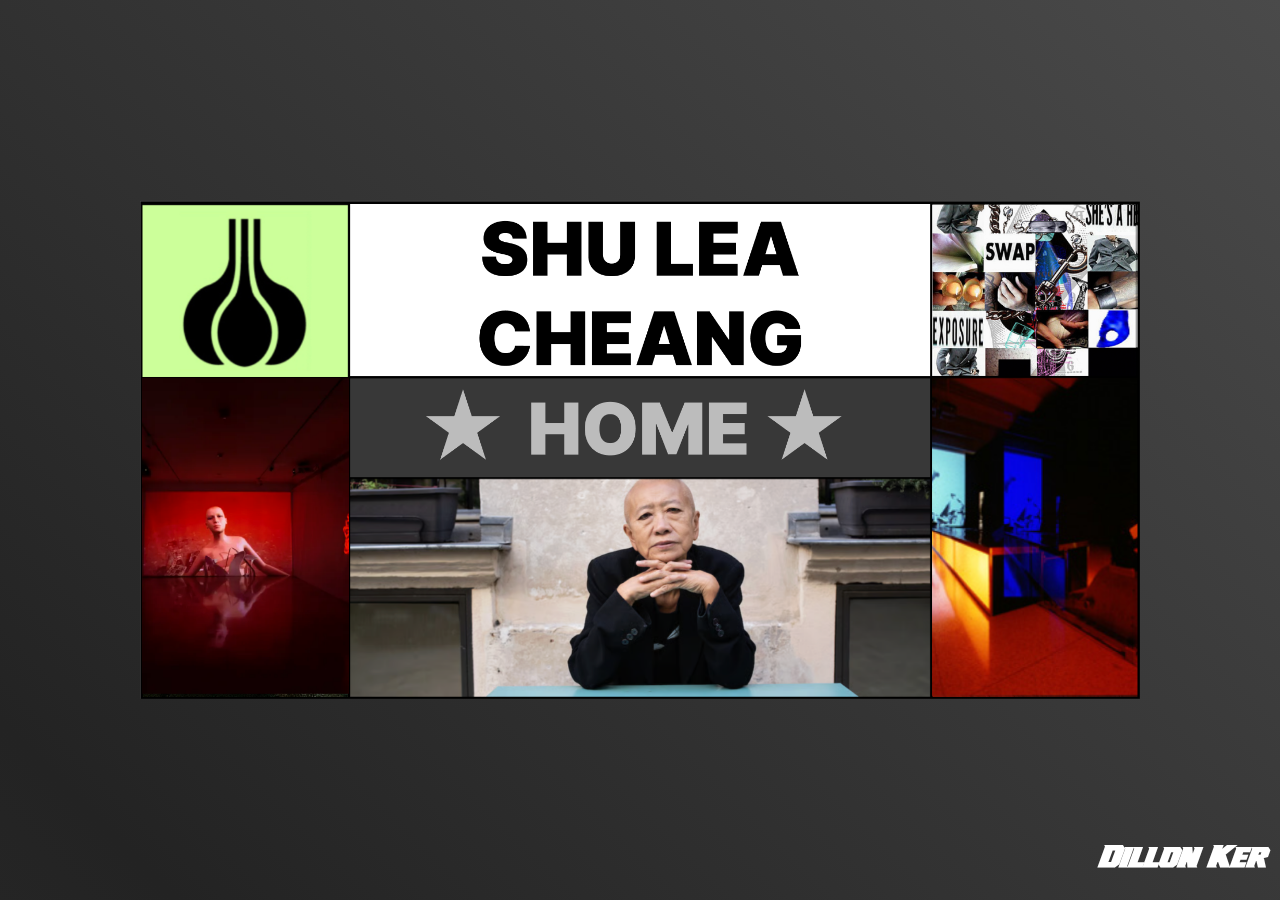
<file: index.html>
<html lang="en">
<head>
    <meta charset="UTF-8">
    <meta name="viewport" content="width=device-width, initial-scale=1.0">
    <title>Document</title>
    <link rel="stylesheet" href="styles.css">
</head>
<body>

<div class="gar"><a href="seamonkey.html"></a></div>    <div class="back">
       
        <div class="gar"><a href="garlic.html"><img src="images/garicon.png" width="207px"></a></div>
        <div class="l2"><a href="https://www.youtube.com/watch?v=9MQdnOED8jQ"><img src="images/vidthumbshu.png" width="207px"></a></div>
       <div class="bran"><a href="brand.html"><img src="images/brandicon.png" height="173px"></a></div>
       <div class="bowl"><a href="bowl.html"><img src="images/longside.png" height="318px"></a></div>
       <div class="port"><a href="bio.html"><img src="images/port.png" height="218px"></a></div>
       <img class="crazy" src="images/crazy.gif" alt="crazy gif">
       <img src="images/layout-test copy.png" width="1000px">
   </div>
   <script>
   (function() {
       var container = document.querySelector('.back');
       var crazy = document.querySelector('.crazy');
       if (!container || !crazy) return;

      function showCrazyAtRandomPosition() {
          var gifWidth = crazy.clientWidth || 260;
          var gifHeight = crazy.clientHeight || 260;
          var maxLeft = Math.max(0, container.clientWidth - gifWidth);
          var maxTop = Math.max(0, container.clientHeight - gifHeight);
          var left = Math.floor(Math.random() * (maxLeft + 1));
          var top = Math.floor(Math.random() * (maxTop + 1));

          // pick a random gif and force restart of animation
          var sources = ['images/crazy.gif', 'images/bowl.gif'];
          var chosen = sources[Math.random() < 0.5 ? 0 : 1];
          crazy.src = chosen + '?t=' + Date.now();

          crazy.style.left = left + 'px';
          crazy.style.top = top + 'px';
          crazy.style.display = 'block';
      }

       function hideCrazy() {
           crazy.style.display = 'none';
       }

      var imgs = document.querySelectorAll('img:not(.crazy)');
      imgs.forEach(function(img){
          img.addEventListener('mouseenter', showCrazyAtRandomPosition);
          img.addEventListener('mouseleave', hideCrazy);
      });
   })();
   </script>

   <div class="name"><h1>Dillon Ker</h1></div>
</body>
</html>
</file>
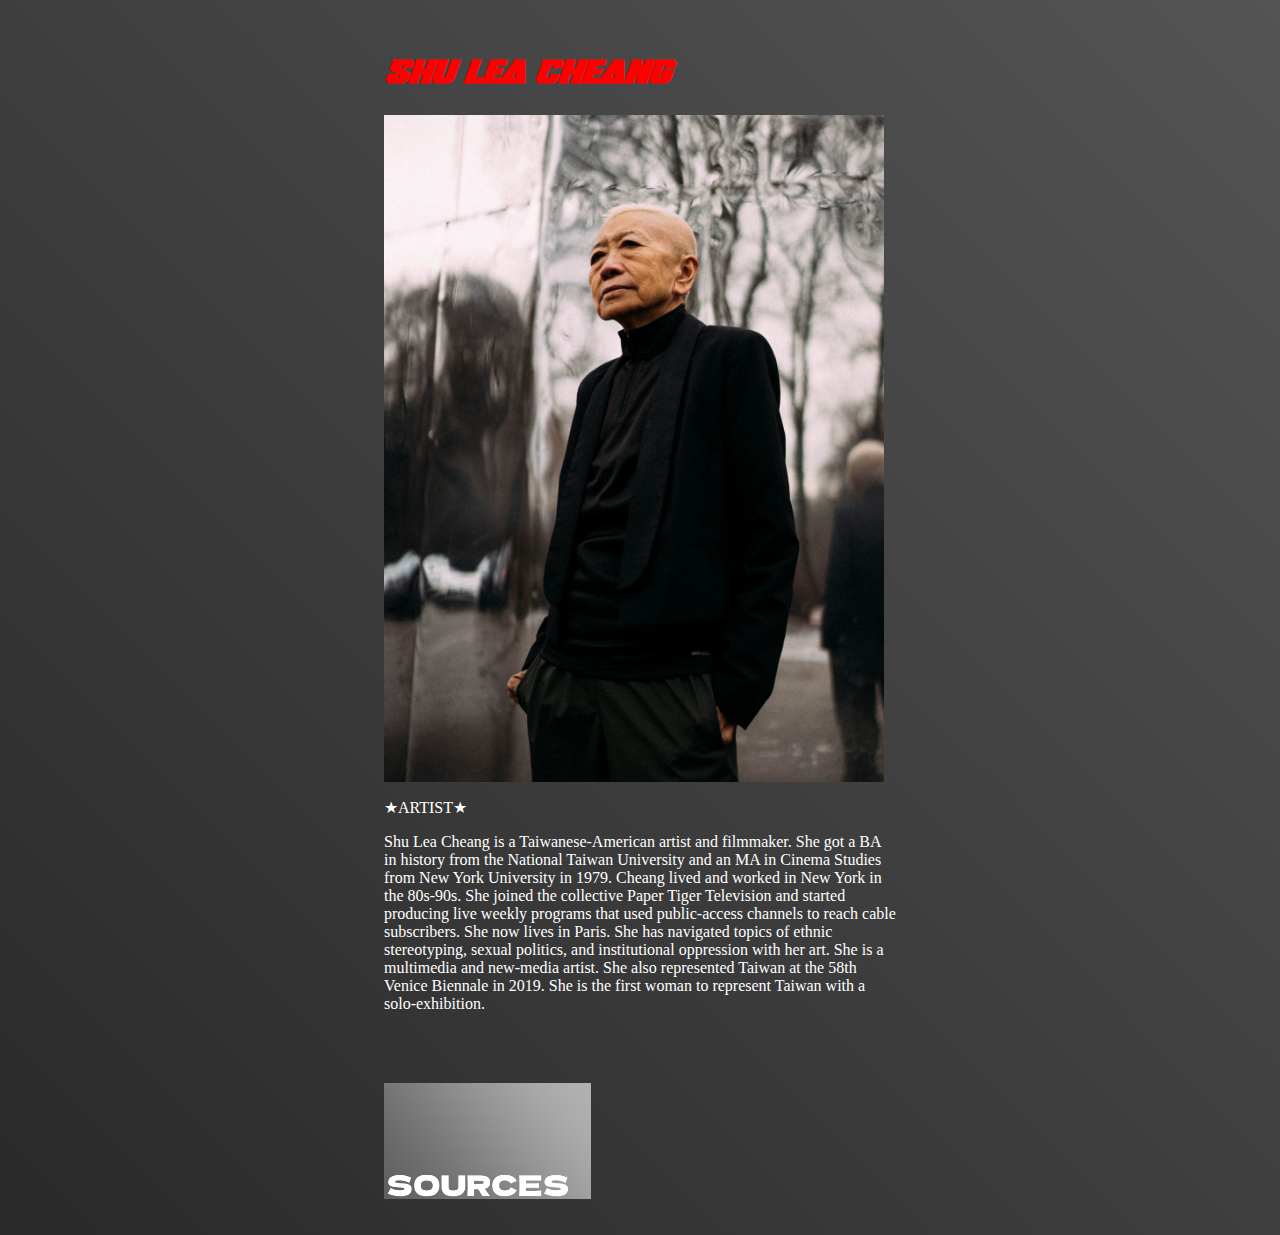
<file: bio.html>
<html lang="en">

<head>
    <meta charset="UTF-8">
    <meta name="viewport" content="width=device-width, initial-scale=1.0">
    <title>bio</title>
    <link rel="stylesheet" href="styles.css">
</head>

<body>
    <style>
        body {
            background-color: black;
            color: red;
            
        }
        p{
            color: white;
        }

      


    </style>
    <br>
    <br>
    <h1>SHU LEA CHEANG</h1>
    <a href="index.html"><img src="images/2025_20250116_Shu_Lea_Cheang_18.jpg" alt="pic" width="500px"></a>
    <p>★ARTIST★</p>
    <p>Shu Lea Cheang is a Taiwanese-American artist and filmmaker. She got a BA in history from 
        the National Taiwan
        University and an MA in Cinema Studies from New York University in 1979. Cheang lived and worked in New York in
        the 80s-90s. She joined the collective Paper Tiger Television and started producing live weekly programs that
        used public-access channels to reach cable subscribers. She now lives in Paris. She has navigated topics of
        ethnic stereotyping, sexual politics, and institutional 
        oppression with her art. She is a multimedia and new-media artist. She also represented Taiwan at the 58th Venice Biennale in 2019. She is the first woman to
        represent Taiwan with a solo-exhibition.
        

    </p>
    <br>
    <br>
    <br>
   <div class="sources"><a href="sources.html"><img src="images/sourcebox.png" width="207px"></a></div>
    <br>
    <br>

</body>

</html>
</file>
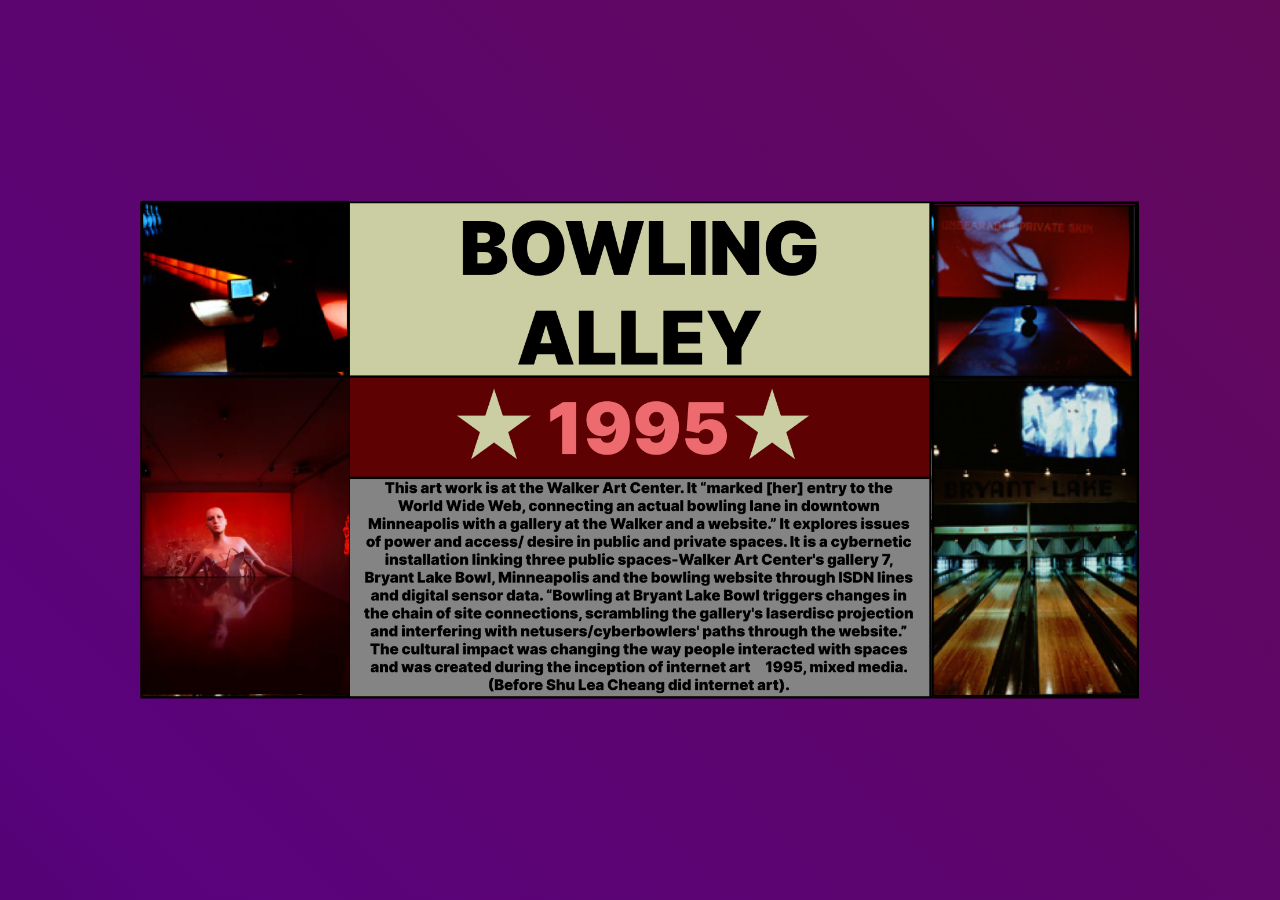
<file: bowl.html>
<html lang="en">
<head>
    <meta charset="UTF-8">
    <meta name="viewport" content="width=device-width, initial-scale=1.0">
    <title>Bowling Alley</title>
    <link rel="stylesheet" href="styles.css">

    <style>
         body{
    background: linear-gradient(45deg, 
        #010101 0%,    
        #59027c 33%,  
        #670c4c 66%,    
        #000000 100%    
    );
    background-size: 400% 400%;
    animation: gradientShift 8s ease-in-out infinite;
    color: white; width: 40%; margin: auto;
text-align: middle;

}
    </style>
</head>
<body>

 


<div class="gar"><a href="seamonkey.html"></a></div>    <div class="back">
    <div class="bowll1"><a href="https://brandon.guggenheim.org/shuleaWORKS/ba.html"><img src="images/bowll1.png" width="207px"></a></div>
        <div class="bowll2"><a href="index.html"><img src="images/vidthumbshu.png" width="207px"></a></div>
       <div class="bowlr1"><a href="brandon.html"><img src="images/bowlr1.png" height="173px"></a></div>
       <div class="bowlr2"><a href="bowlall.html"><img src="images/bowlr2.png" height="318px"></a></div>   
       
       
       <img class="crazy" src="images/crazy.gif" alt="crazy gif">
       <img src="images/bowlplaceholder.png" width="1000px">
   </div>
   <script>
   (function() {
       var container = document.querySelector('.back');
       var crazy = document.querySelector('.crazy');
       if (!container || !crazy) return;

      function showCrazyAtRandomPosition() {
          var gifWidth = crazy.clientWidth || 260;
          var gifHeight = crazy.clientHeight || 260;
          var maxLeft = Math.max(0, container.clientWidth - gifWidth);
          var maxTop = Math.max(0, container.clientHeight - gifHeight);
          var left = Math.floor(Math.random() * (maxLeft + 1));
          var top = Math.floor(Math.random() * (maxTop + 1));

          // pick a random gif and force restart of animation
          var sources = ['images/crazy.gif', 'images/bowl.gif'];
          var chosen = sources[Math.random() < 0.5 ? 0 : 1];
          crazy.src = chosen + '?t=' + Date.now();

          crazy.style.left = left + 'px';
          crazy.style.top = top + 'px';
          crazy.style.display = 'block';
      }

       function hideCrazy() {
           crazy.style.display = 'none';
       }

      var imgs = document.querySelectorAll('img:not(.crazy)');
      imgs.forEach(function(img){
          img.addEventListener('mouseenter', showCrazyAtRandomPosition);
          img.addEventListener('mouseleave', hideCrazy);
      });
   })();
   </script>
</body>
</html>
</file>
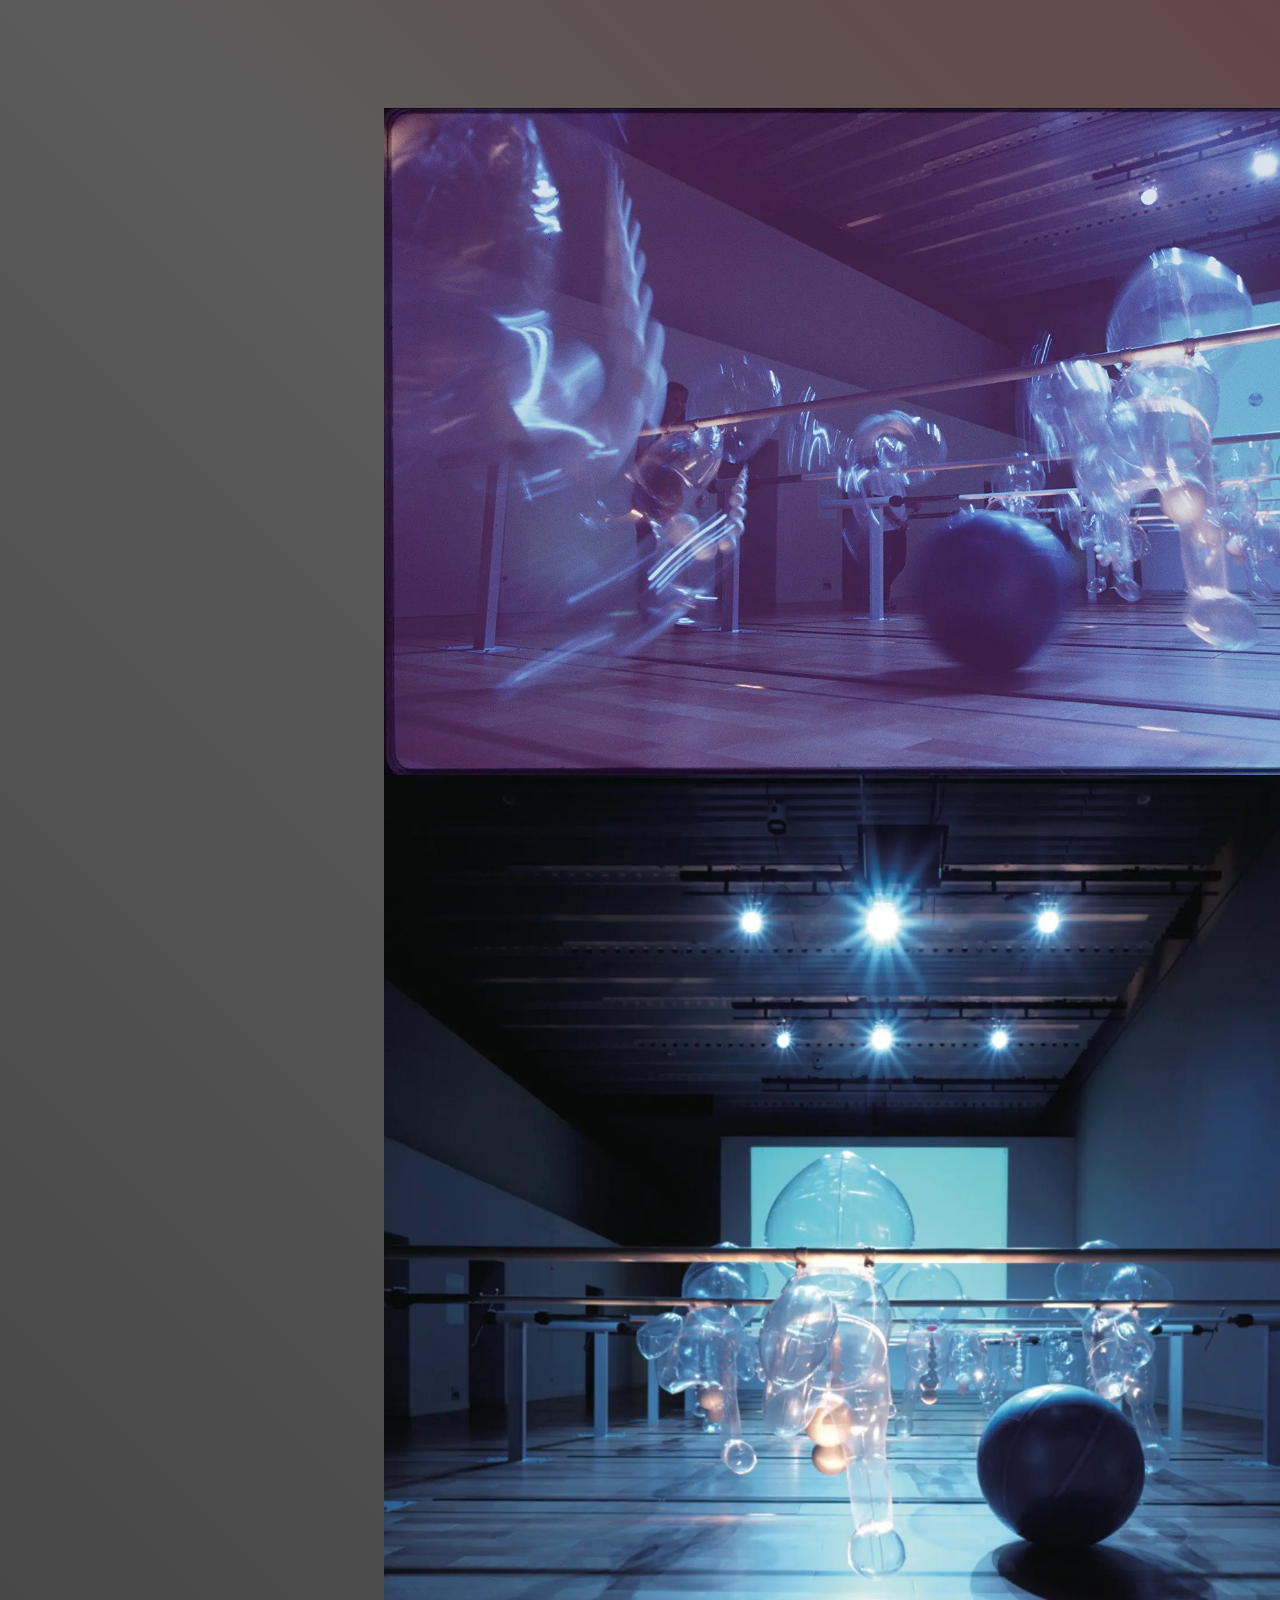
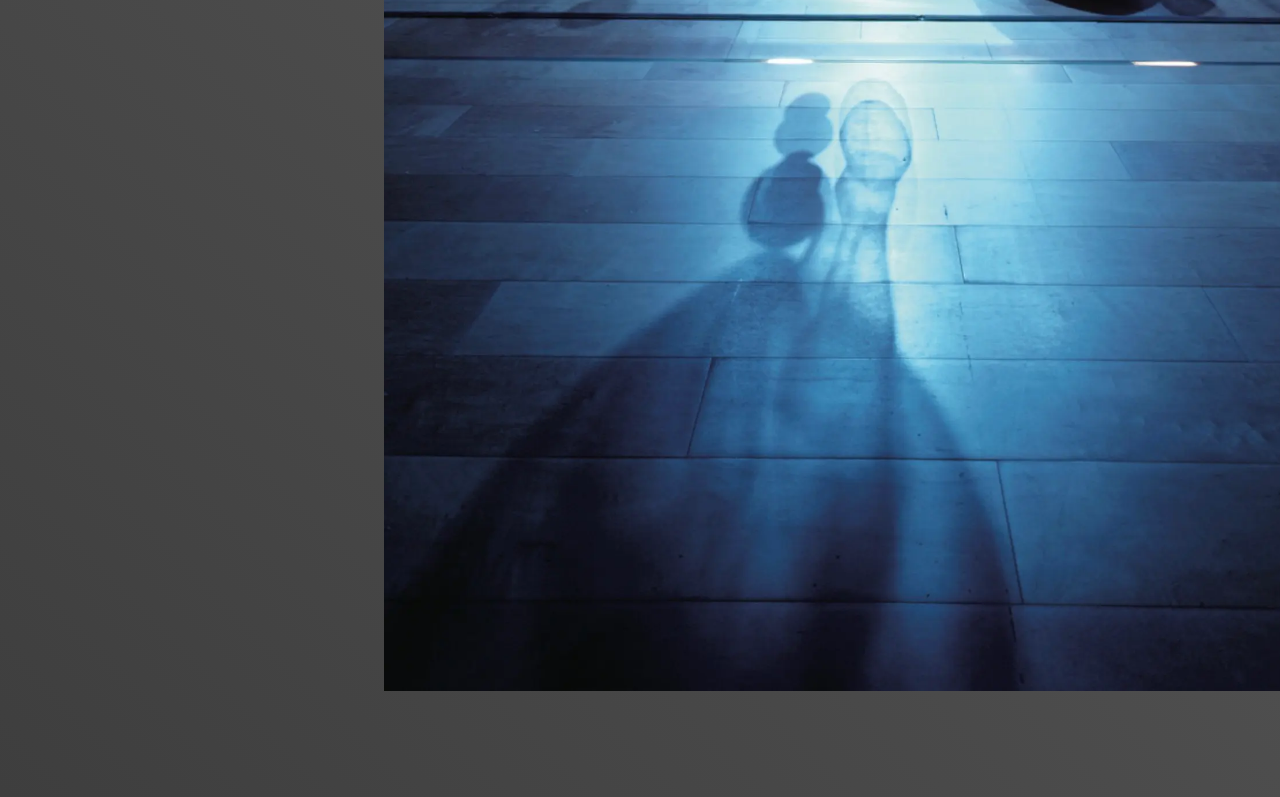
<file: bowlall.html>
<html lang="en">

<head>
    <meta charset="UTF-8">
    <meta name="viewport" content="width=device-width, initial-scale=1.0">
    <title>bowling tiny gallery</title>
    <link rel="stylesheet" href="styles.css">
</head>

<body>
   <br><br><br><br><br><br>
    <a href="index.html"><img src="images/bowl wide.jpg.webp" alt="pic" width="1000px"></a>
    <a href="index.html"><img src="images/bowltall.webp" alt="pic" width="1000px"></a>
    
        

    </p>
    <br>
    <br>
    <br>
  
    <br>
    <br>

</body>

</html>
</file>
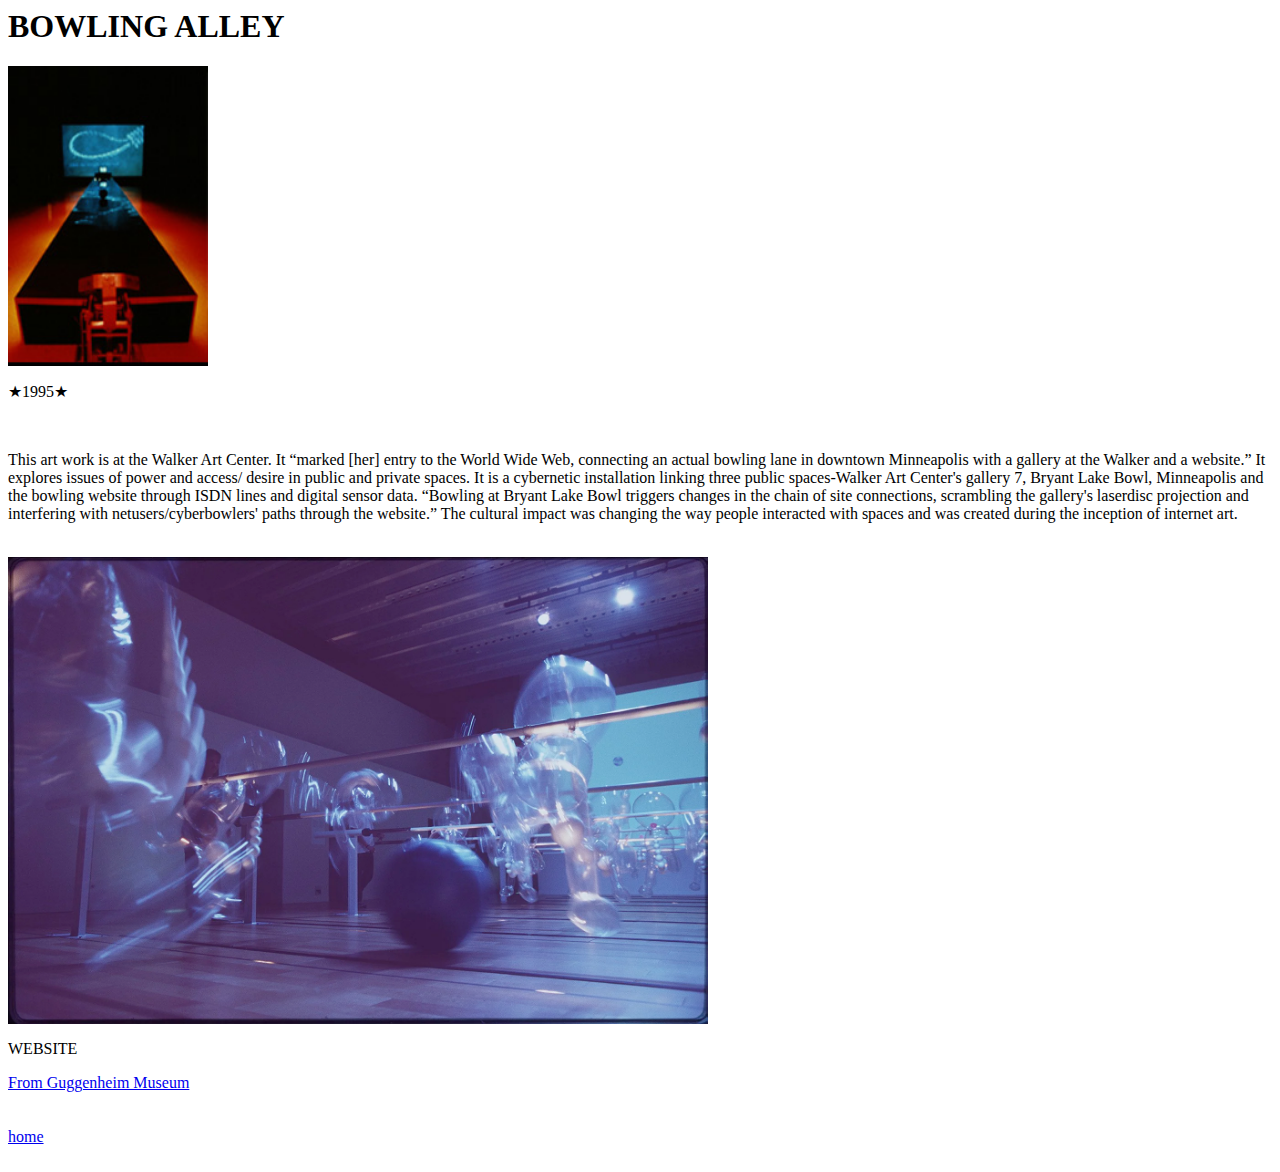
<file: bowlingalley.html>
<html lang="en">

<head>
    <meta charset="UTF-8">
    <meta name="viewport" content="width=device-width, initial-scale=1.0">
    <title>home</title>
</head>

<body>
    <h1>BOWLING ALLEY</h1>
    <img src="images/bowling2 copy.jpg" alt="pic" width="200px">
    <p>★1995★</p>
    <br>
    <p>This art work is at the Walker Art Center. It “marked [her] entry to the World Wide Web, connecting an actual
        bowling lane in downtown Minneapolis with a gallery at the Walker and a website.” It explores issues of power
        and access/ desire in public and private spaces. It is a cybernetic installation linking three public
        spaces-Walker Art Center's gallery 7, Bryant Lake Bowl, Minneapolis and the bowling website through ISDN lines
        and digital sensor data. “Bowling at Bryant Lake Bowl triggers changes in the chain of site connections,
        scrambling the gallery's laserdisc projection and interfering with netusers/cyberbowlers' paths through the
        website.” The cultural impact was changing the way people interacted with spaces and was created during the
        inception of internet art.
    </p>
    <br>
    <img src="images/bowl wide.jpg.webp" alt="wide" width="700px">
    <br>
    <p>WEBSITE</p>
    <a href="https://brandon.guggenheim.org/shuleaWORKS/ba.html">From Guggenheim Museum</a>
    <br>
    <br>
    <br>
    <a href="index.html">home</a>
    <br>
    <br>

</body>

</html>
</file>
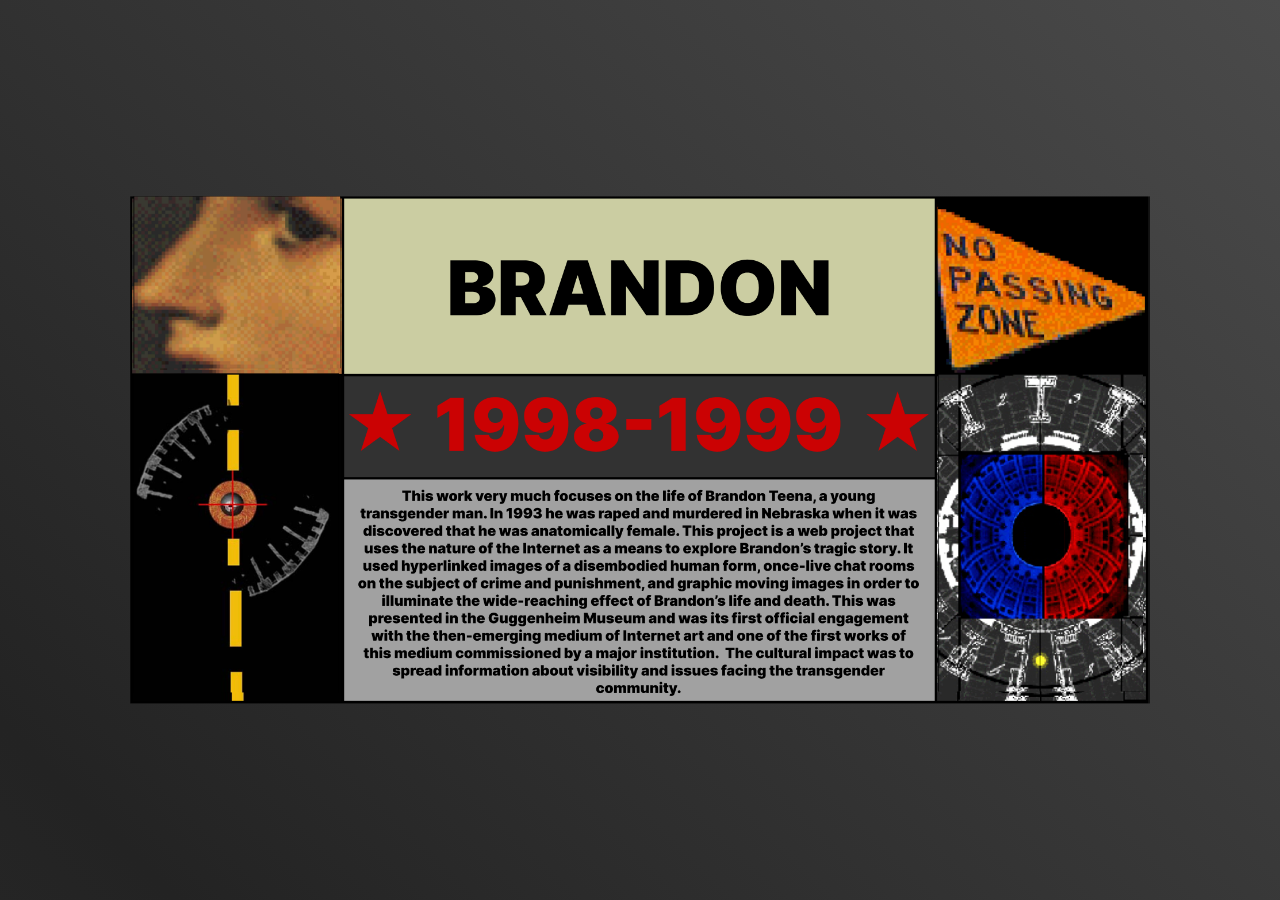
<file: brand.html>
<html lang="en">
<head>
    <meta charset="UTF-8">
    <meta name="viewport" content="width=device-width, initial-scale=1.0">
    <title>Brandon</title>
    <link rel="stylesheet" href="styles.css">

    <style>
        body{
    background-color: rgb(0, 0, 0);
    color: white; width: 40%; margin: auto;
text-align: middle;
}
    </style>
</head>
<body>

 


<div class="gar"><a href="seamonkey.html"></a></div>    <div class="back">
    <div class="bowll1"><a href="https://brandon.guggenheim.org"><img src="images/branl1.png" width="207px"></a></div>
        <div class="bowll2"><a href="index.html"><img src="images/branl2.png" width="207px"></a></div>
       <div class="bowlr1"><a href="https://brandon.guggenheim.org/credits/"><img src="images/branr1.png" height="173px"></a></div>
       <div class="bowlr2"><a href="https://www.youtube.com/watch?v=qq2_t3U_f9U"><img src="images/branr2.png" height="318px"></a></div> 
       
       
       
       <img class="crazy" src="images/crazy.gif" alt="crazy gif">
       <img src="images/brandonplaceholder.png" width="1020px">
   </div>
   <script>
   (function() {
       var container = document.querySelector('.back');
       var crazy = document.querySelector('.crazy');
       if (!container || !crazy) return;

      function showCrazyAtRandomPosition() {
          var gifWidth = crazy.clientWidth || 260;
          var gifHeight = crazy.clientHeight || 260;
          var maxLeft = Math.max(0, container.clientWidth - gifWidth);
          var maxTop = Math.max(0, container.clientHeight - gifHeight);
          var left = Math.floor(Math.random() * (maxLeft + 1));
          var top = Math.floor(Math.random() * (maxTop + 1));

          // pick a random gif and force restart of animation
          var sources = ['images/crazy.gif', 'images/bowl.gif'];
          var chosen = sources[Math.random() < 0.5 ? 0 : 1];
          crazy.src = chosen + '?t=' + Date.now();

          crazy.style.left = left + 'px';
          crazy.style.top = top + 'px';
          crazy.style.display = 'block';
      }

       function hideCrazy() {
           crazy.style.display = 'none';
       }

      var imgs = document.querySelectorAll('img:not(.crazy)');
      imgs.forEach(function(img){
          img.addEventListener('mouseenter', showCrazyAtRandomPosition);
          img.addEventListener('mouseleave', hideCrazy);
      });
   })();
   </script>
</body>
</html>
</file>
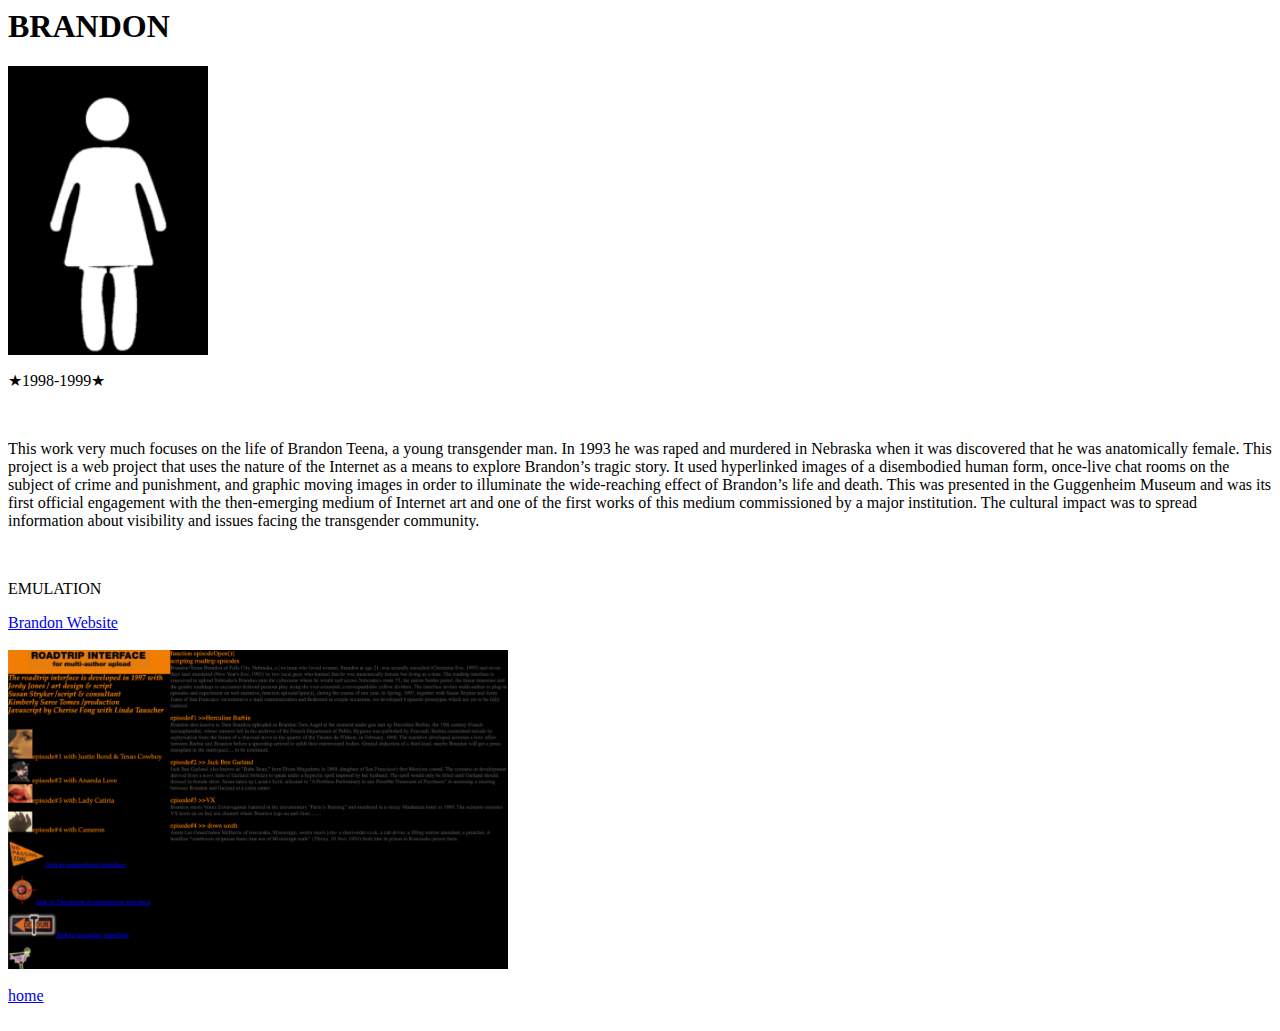
<file: brandon.html>
<html lang="en">

<head>
    <meta charset="UTF-8">
    <meta name="viewport" content="width=device-width, initial-scale=1.0">
    <title>home</title>
</head>

<body>
    <h1>BRANDON</h1>
    <img src="images/morf.gif" alt="pic" width="200px">
    <p>★1998-1999★</p>
    <br>
    <p>This work very much focuses on the life of Brandon Teena, a young transgender man. In 1993 he was raped and
        murdered in Nebraska when it was discovered that he was anatomically female. This project is a web project that
        uses the nature of the Internet as a means to explore Brandon’s tragic story. It used hyperlinked images of a
        disembodied human form, once-live chat rooms on the subject of crime and punishment, and graphic moving images
        in order to illuminate the wide-reaching effect of Brandon’s life and death. This was presented in the
        Guggenheim Museum and was its first official engagement with the then-emerging medium of Internet art and one of
        the first works of this medium commissioned by a major institution. The cultural impact was to spread
        information about visibility and issues facing the transgender community.

    </p>
    <br>
    <p>EMULATION</p>
    <a href="https://brandon.guggenheim.org/">Brandon Website</a>
    <br>
    <br>
    <img src="images/Screenshot 2025-10-16 at 10.26.15 AM.png" width="500px">
    <br>
    <br>
    <a href="index.html">home</a>
    <br>
    <br>

</body>

</html>
</file>
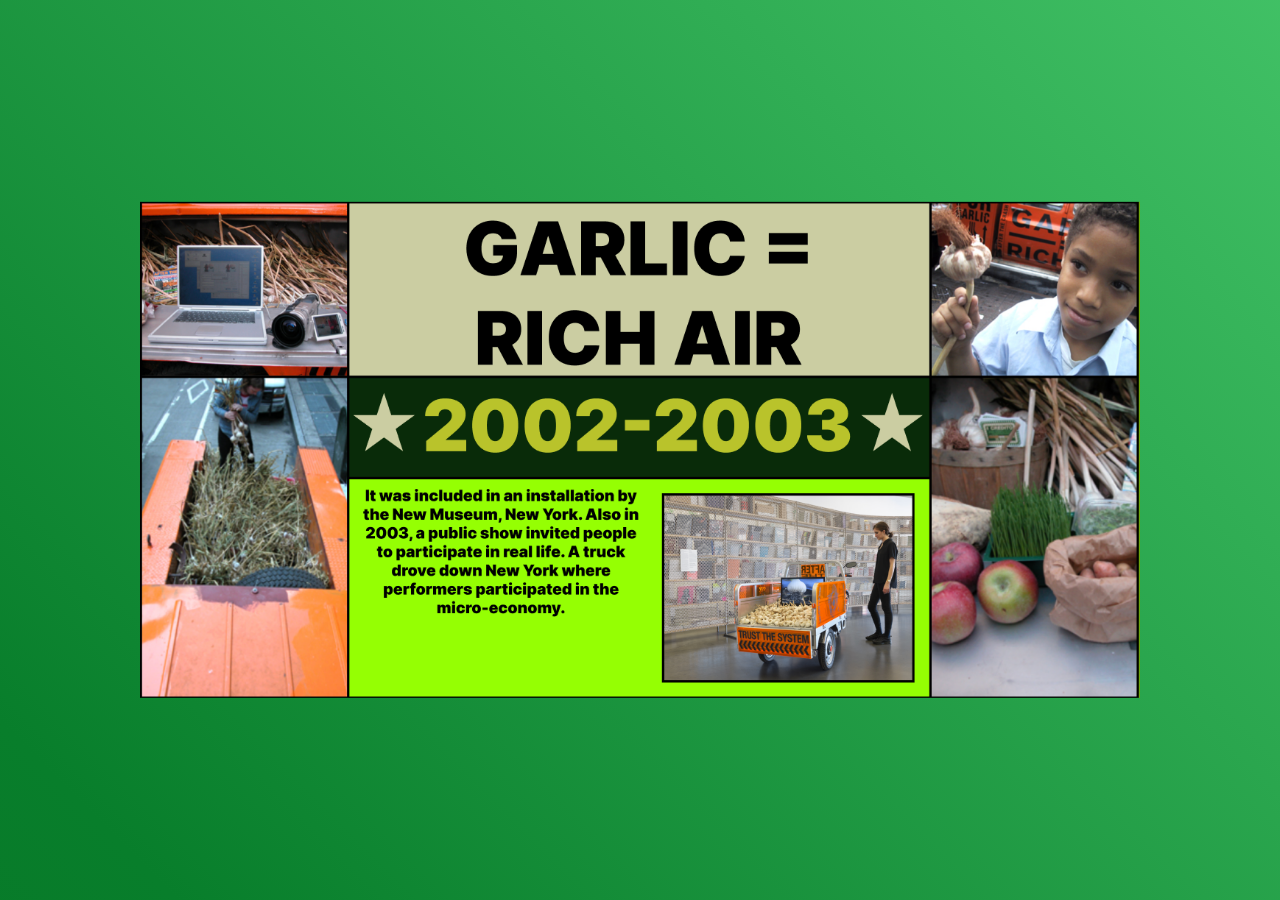
<file: garinstall.html>
<html lang="en">
<head>
    <meta charset="UTF-8">
    <meta name="viewport" content="width=device-width, initial-scale=1.0">
    <title>Garlic=RichAir</title>
    <link rel="stylesheet" href="styles.css">

    <style>
        body{
    background: linear-gradient(45deg, 
        #045312 0%,    
        #087e2b 33%,  
        #59dd7e 66%,    
        #4eb821 100%    
    );
    background-size: 400% 400%;
    animation: gradientShift 8s ease-in-out infinite;
    color: white; width: 40%; margin: auto;
text-align: middle;
}

@keyframes gradientShift {
    0% {
        background-position: 0% 50%;
    }
    50% {
        background-position: 100% 50%;
    }
    100% {
        background-position: 0% 50%;
    }
}



    </style>
</head>
<body>

 


<div class="gar"><a href="seamonkey.html"></a></div>    <div class="back">
       
       
       
       
       <img class="crazy" src="images/crazy.gif" alt="crazy gif">
        <a href="garlic.html"><img src="images/gar install.png" width="1000px"></a>
   </div>
   <script>
   (function() {
       var container = document.querySelector('.back');
       var crazy = document.querySelector('.crazy');
       if (!container || !crazy) return;

      function showCrazyAtRandomPosition() {
          var gifWidth = crazy.clientWidth || 260;
          var gifHeight = crazy.clientHeight || 260;
          var maxLeft = Math.max(0, container.clientWidth - gifWidth);
          var maxTop = Math.max(0, container.clientHeight - gifHeight);
          var left = Math.floor(Math.random() * (maxLeft + 1));
          var top = Math.floor(Math.random() * (maxTop + 1));

          // pick a random gif and force restart of animation
          var sources = ['images/crazy.gif', 'images/bowl.gif'];
          var chosen = sources[Math.random() < 0.5 ? 0 : 1];
          crazy.src = chosen + '?t=' + Date.now();

          crazy.style.left = left + 'px';
          crazy.style.top = top + 'px';
          crazy.style.display = 'block';
      }

       function hideCrazy() {
           crazy.style.display = 'none';
       }

      var imgs = document.querySelectorAll('img:not(.crazy)');
      imgs.forEach(function(img){
          img.addEventListener('mouseenter', showCrazyAtRandomPosition);
          img.addEventListener('mouseleave', hideCrazy);
      });
   })();
   </script>
</body>
</html>
</file>
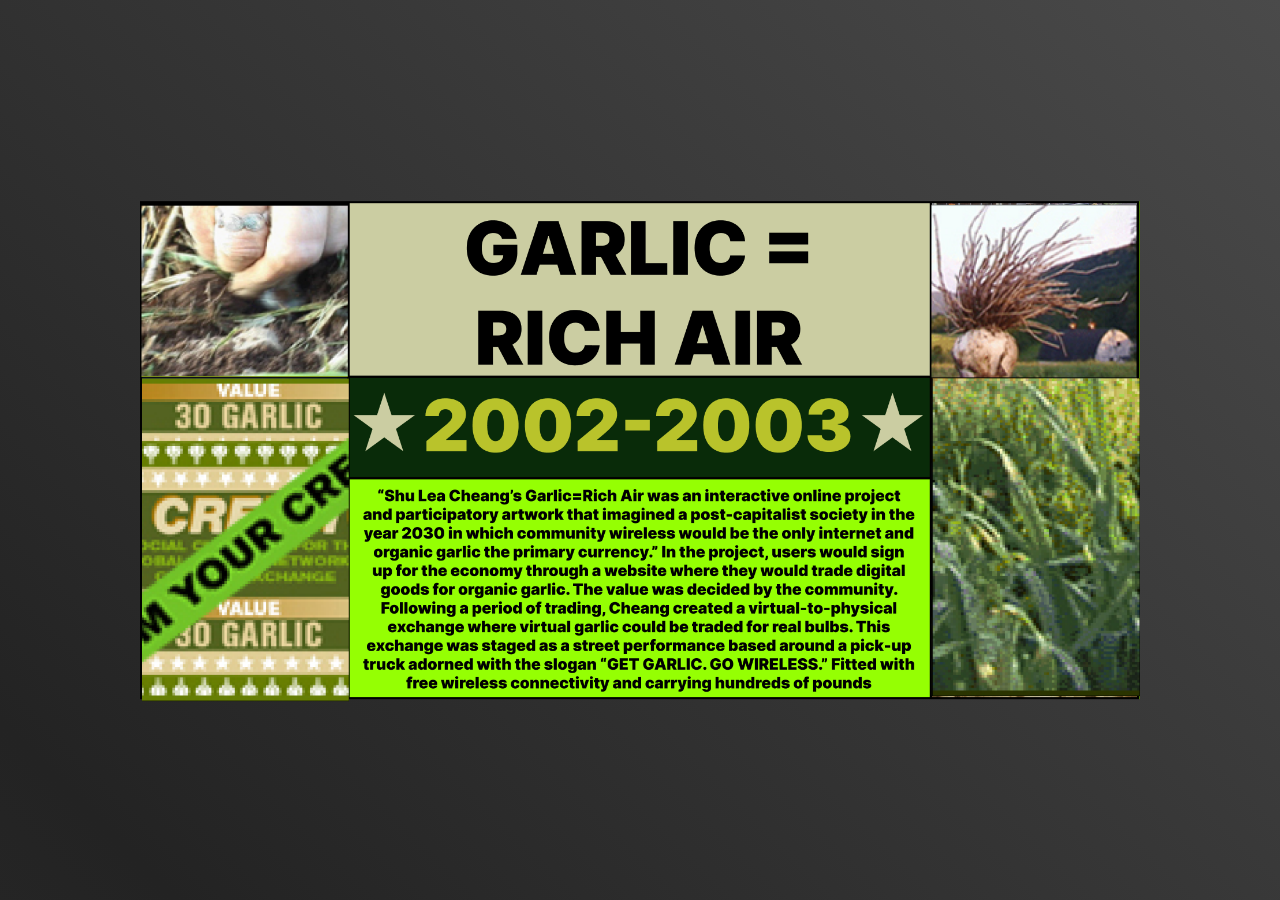
<file: garlic.html>
<html lang="en">
<head>
    <meta charset="UTF-8">
    <meta name="viewport" content="width=device-width, initial-scale=1.0">
    <title>Document</title>
    <link rel="stylesheet" href="styles.css">

    <style>
        body{
    background-color: rgb(12, 201, 8);
    color: white; width: 40%; margin: auto;
text-align: middle;
}
    </style>
</head>
<body>

 


<div class="gar"><a href="seamonkey.html"></a></div>    <div class="back">
       
        <div class="garl1"><a href="garlic=richair.html"><img src="images/garl1.png" width="207px"></a></div>
        <div class="garl2"><a href="index.html"><img src="images/garl2.png" width="207px"></a></div>
       <div class="garr1"><a href="brandon.html"><img src="images/garr1.png" height="173px"></a></div>
       <div class="garr2"><a href="bowlingalley.html"><img src="images/garr2.png" height="318px"></a></div>
       
       <img class="crazy" src="images/crazy.gif" alt="crazy gif">
       <img src="images/garback.png" width="1000px">
   </div>
   <script>
   (function() {
       var container = document.querySelector('.back');
       var crazy = document.querySelector('.crazy');
       if (!container || !crazy) return;

      function showCrazyAtRandomPosition() {
          var gifWidth = crazy.clientWidth || 260;
          var gifHeight = crazy.clientHeight || 260;
          var maxLeft = Math.max(0, container.clientWidth - gifWidth);
          var maxTop = Math.max(0, container.clientHeight - gifHeight);
          var left = Math.floor(Math.random() * (maxLeft + 1));
          var top = Math.floor(Math.random() * (maxTop + 1));

          // pick a random gif and force restart of animation
          var sources = ['images/crazy.gif', 'images/bowl.gif'];
          var chosen = sources[Math.random() < 0.5 ? 0 : 1];
          crazy.src = chosen + '?t=' + Date.now();

          crazy.style.left = left + 'px';
          crazy.style.top = top + 'px';
          crazy.style.display = 'block';
      }

       function hideCrazy() {
           crazy.style.display = 'none';
       }

      var imgs = document.querySelectorAll('img:not(.crazy)');
      imgs.forEach(function(img){
          img.addEventListener('mouseenter', showCrazyAtRandomPosition);
          img.addEventListener('mouseleave', hideCrazy);
      });
   })();
   </script>
</body>
</html>
</file>
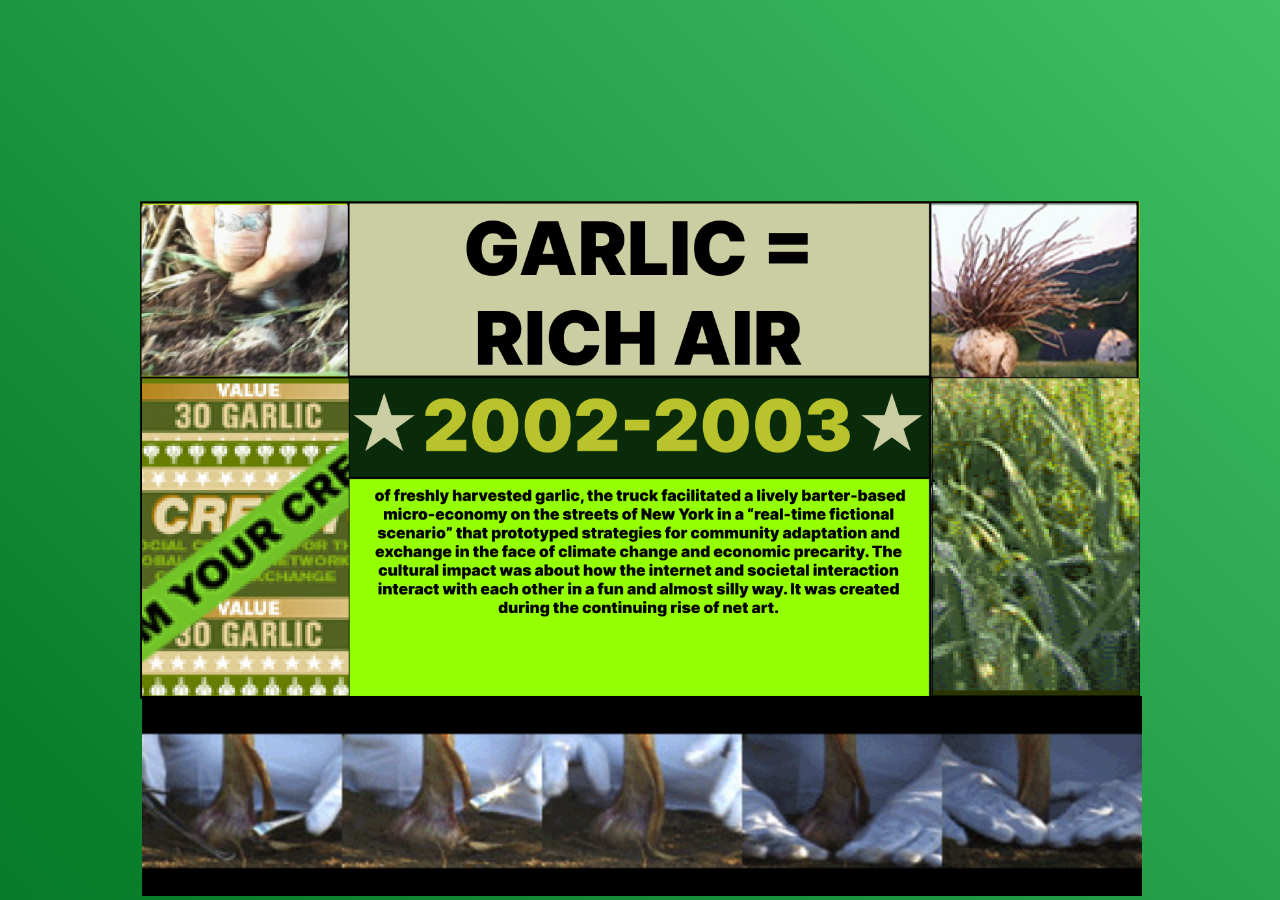
<file: garlic2.html>
<html lang="en">
<head>
    <meta charset="UTF-8">
    <meta name="viewport" content="width=device-width, initial-scale=1.0">
    <title>Garlic=RichAir</title>
    <link rel="stylesheet" href="styles.css">

    <style>
        body{
    background: linear-gradient(45deg, 
        #045312 0%,    
        #087e2b 33%,  
        #59dd7e 66%,    
        #4eb821 100%    
    );
    background-size: 400% 400%;
    animation: gradientShift 8s ease-in-out infinite;
    color: white; width: 40%; margin: auto;
text-align: middle;
}

@keyframes gradientShift {
    0% {
        background-position: 0% 50%;
    }
    50% {
        background-position: 100% 50%;
    }
    100% {
        background-position: 0% 50%;
    }
}



    </style>
</head>
<body>

 


<div class="gar"><a href="seamonkey.html"></a></div>    <div class="back">
       
        <div class="garl1"><a href="http://garlic02.worldofprojects.info"><img src="images/garl1.png" width="207px"></a></div>
        <div class="garl2"><a href="index.html"><img src="images/garl2.png" width="207px"></a></div>
       <div class="garr1"><a href="https://getgarlic.rhizome.org"><img src="images/garr1.png" height="173px"></a></div>
       <div class="garr2"><a href="garinstall.html"><img src="images/garr2.png" height="318px"></a></div>
       <div class="gargif2"><a href="garlic=richair.html"><img src="images/garlic.gif" width="1000px"></a></div>
       
       
       
       <img class="crazy" src="images/crazy.gif" alt="crazy gif">
       <img src="images/gar2.png" width="1000px">
   </div>
   <script>
   (function() {
       var container = document.querySelector('.back');
       var crazy = document.querySelector('.crazy');
       if (!container || !crazy) return;

      function showCrazyAtRandomPosition() {
          var gifWidth = crazy.clientWidth || 260;
          var gifHeight = crazy.clientHeight || 260;
          var maxLeft = Math.max(0, container.clientWidth - gifWidth);
          var maxTop = Math.max(0, container.clientHeight - gifHeight);
          var left = Math.floor(Math.random() * (maxLeft + 1));
          var top = Math.floor(Math.random() * (maxTop + 1));

          // pick a random gif and force restart of animation
          var sources = ['images/crazy.gif', 'images/bowl.gif'];
          var chosen = sources[Math.random() < 0.5 ? 0 : 1];
          crazy.src = chosen + '?t=' + Date.now();

          crazy.style.left = left + 'px';
          crazy.style.top = top + 'px';
          crazy.style.display = 'block';
      }

       function hideCrazy() {
           crazy.style.display = 'none';
       }

      var imgs = document.querySelectorAll('img:not(.crazy)');
      imgs.forEach(function(img){
          img.addEventListener('mouseenter', showCrazyAtRandomPosition);
          img.addEventListener('mouseleave', hideCrazy);
      });
   })();
   </script>
</body>
</html>
</file>
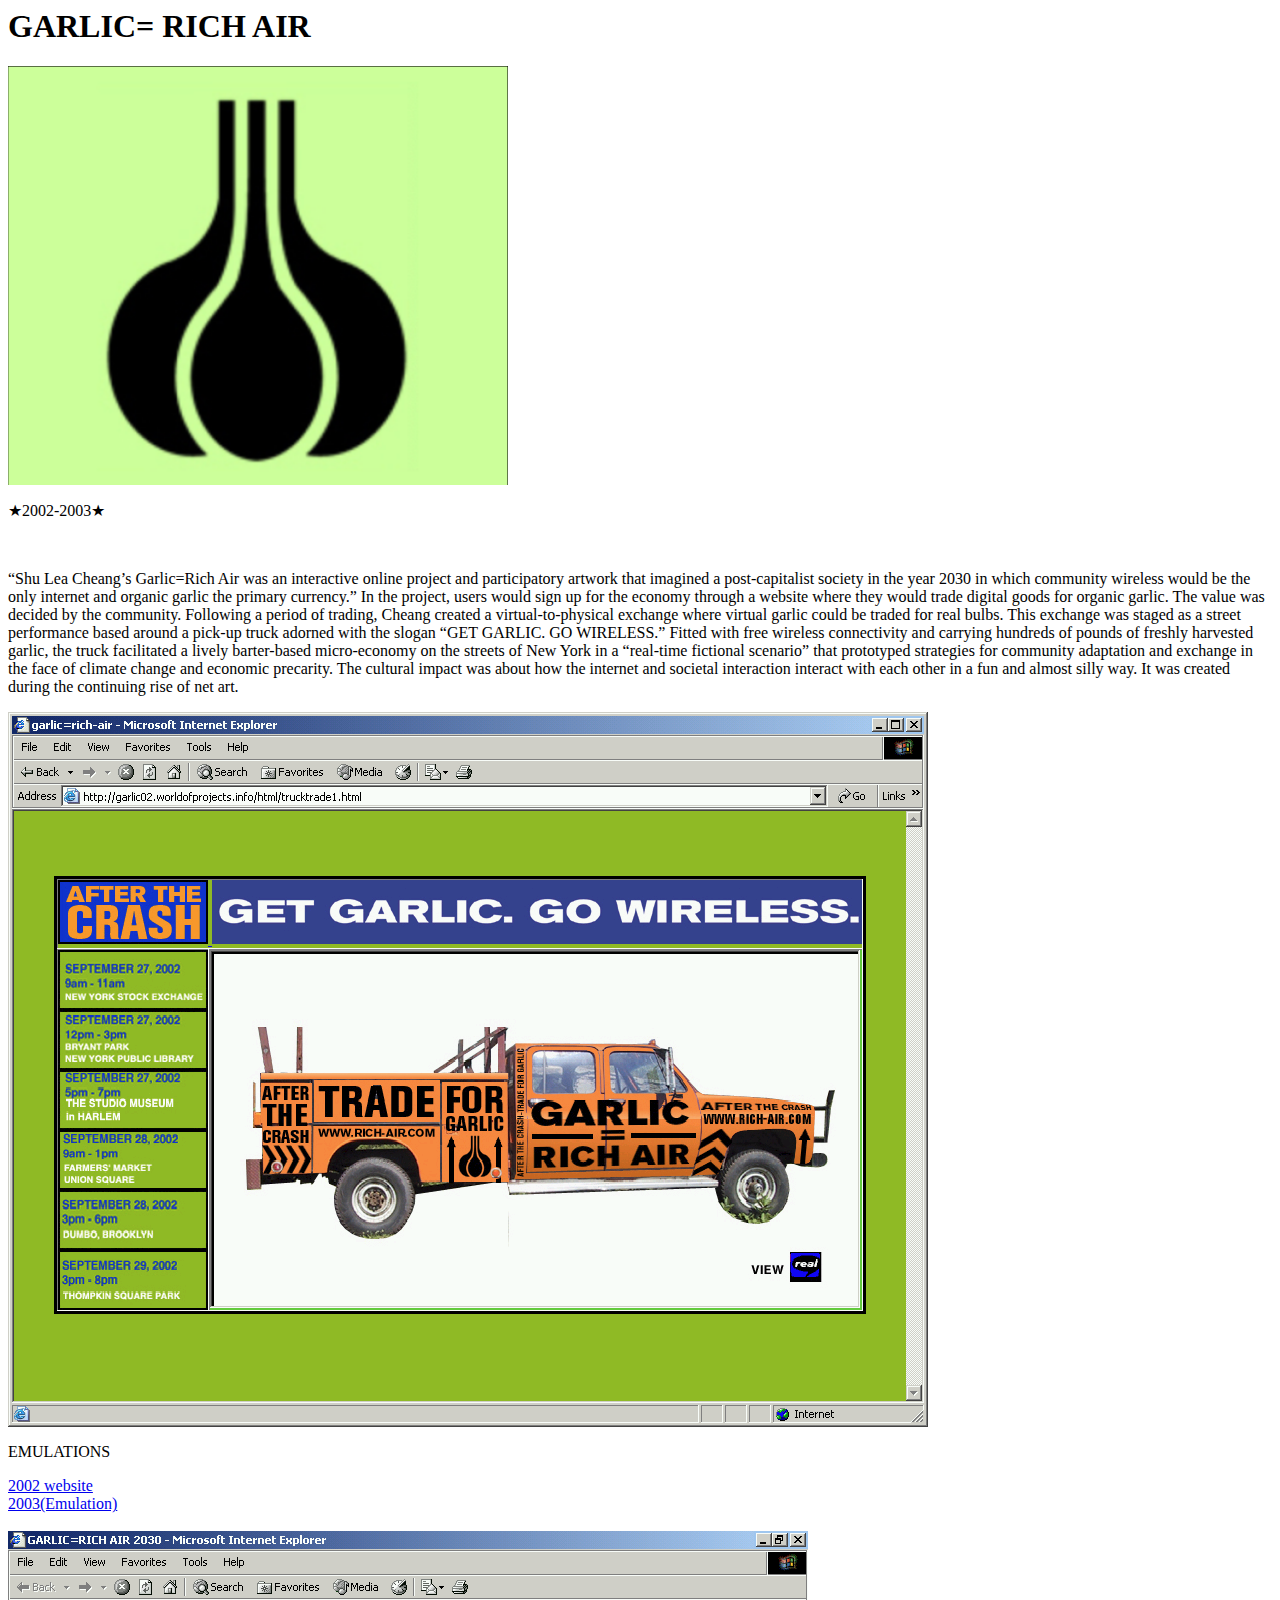
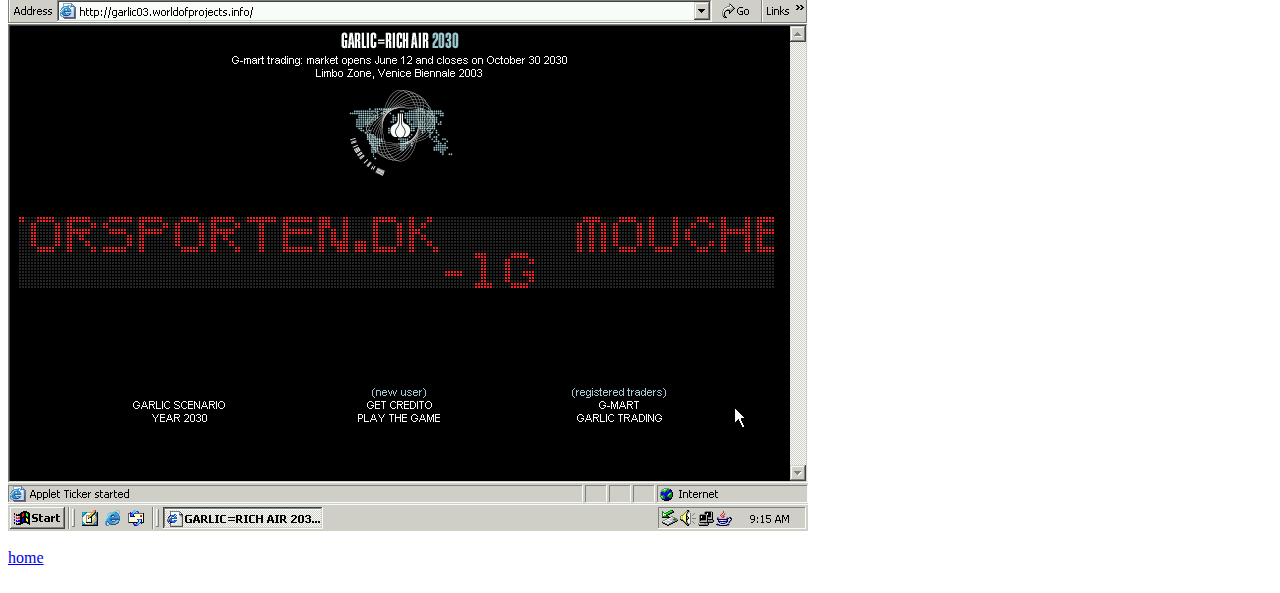
<file: garlic=richair.html>
<html lang="en">

<head>
    <meta charset="UTF-8">
    <meta name="viewport" content="width=device-width, initial-scale=1.0">
    <title>home</title>
</head>

<body>
    <h1>GARLIC= RICH AIR</h1>
    <img src="images/Screenshot 2025-10-15 at 9.56.36 AM copy.png" alt="pic" width="500px">
    <p>★2002-2003★</p>
    <br>
    <p>“Shu Lea Cheang’s Garlic=Rich Air was an interactive online project and participatory artwork that imagined a
        post-capitalist society in the year 2030 in which community wireless would be the only internet and organic
        garlic the primary currency.” In the project, users would sign up for the economy through a website where they
        would trade digital goods for organic garlic. The value was decided by the community. Following a period of
        trading, Cheang created a virtual-to-physical exchange where virtual garlic could be traded for real bulbs. This
        exchange was staged as a street performance based around a pick-up truck adorned with the slogan “GET GARLIC. GO
        WIRELESS.” Fitted with free wireless connectivity and carrying hundreds of pounds of freshly harvested garlic,
        the truck facilitated a lively barter-based micro-economy on the streets of New York in a “real-time fictional
        scenario” that prototyped strategies for community adaptation and exchange in the face of climate change and
        economic precarity. The cultural impact was about how the internet and societal interaction interact with each
        other in a fun and almost silly way. It was created during the continuing rise of net art.
    </p>
    <img src="images/47351202-c78bfe80-d6b7-11e8-8696-bb2fb1bee5a2 (1).png" alt="">
    <br>
    <p>EMULATIONS</p>
    <a href="http://garlic02.worldofprojects.info/">2002 website</a>
    <br>
 
    <a href="https://sites.rhizome.org/anthology/garlic03.html">2003(Emulation)</a>
    <br>
    <br>
    <img src="images/47351196-c6f36800-d6b7-11e8-8f62-d984a6c4ba2a (1).png" alt="">
    
    <br>
    <br>
    <a href="index.html">home</a>
    <br>
    <br>

</body>

</html>
</file>
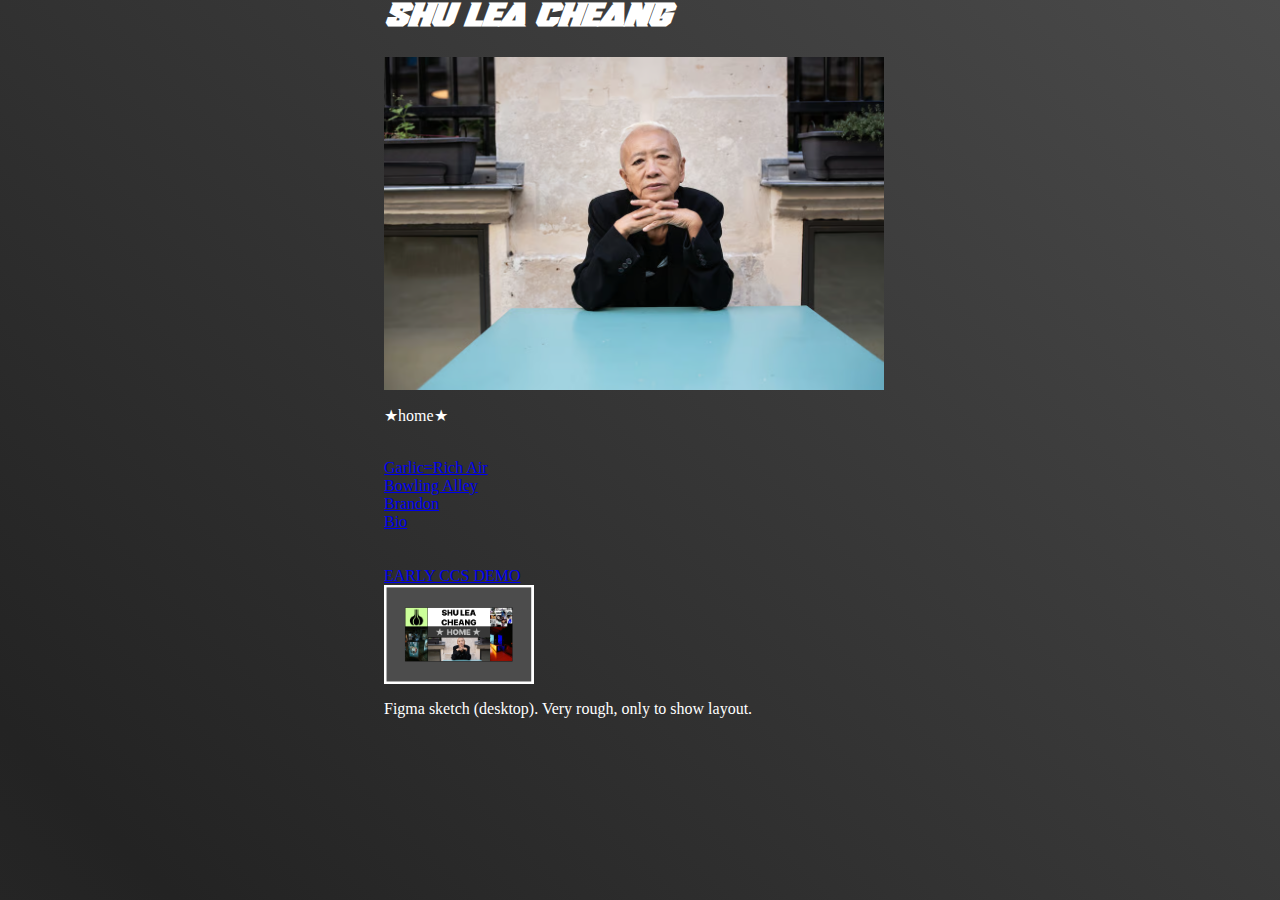
<file: old.html>
<html lang="en">
<head>
    <meta charset="UTF-8">
    <meta name="viewport" content="width=device-width, initial-scale=1.0">
    <title>shuhome</title>
    <link rel="stylesheet" href="styles.css">
</head>
<body>
    <h1>SHU LEA CHEANG</h1>
    <img src="images/DSZ_3654_2023-03-27-132427_hvjm copy.jpg.avif" alt="pic" width="500px">
<p>★home★</p>
<br>
<a href="garlic=richair.html">Garlic=Rich Air</a>
<br>
<a href="bowlingalley.html">Bowling Alley</a>
<br>
<a href="brandon.html">Brandon</a>
<br>
<a href="bio.html">Bio</a>
<br>
<br>
<br>
<a href="https://dillkersf.github.io/cssdemoshu/">EARLY CCS DEMO</a>
<br>
<img src="images/Screenshot 2025-10-16 at 10.30.19 AM.png" width="150px">
<p>Figma sketch (desktop). Very rough, only to show layout.</p>

</body>
</html>
</file>
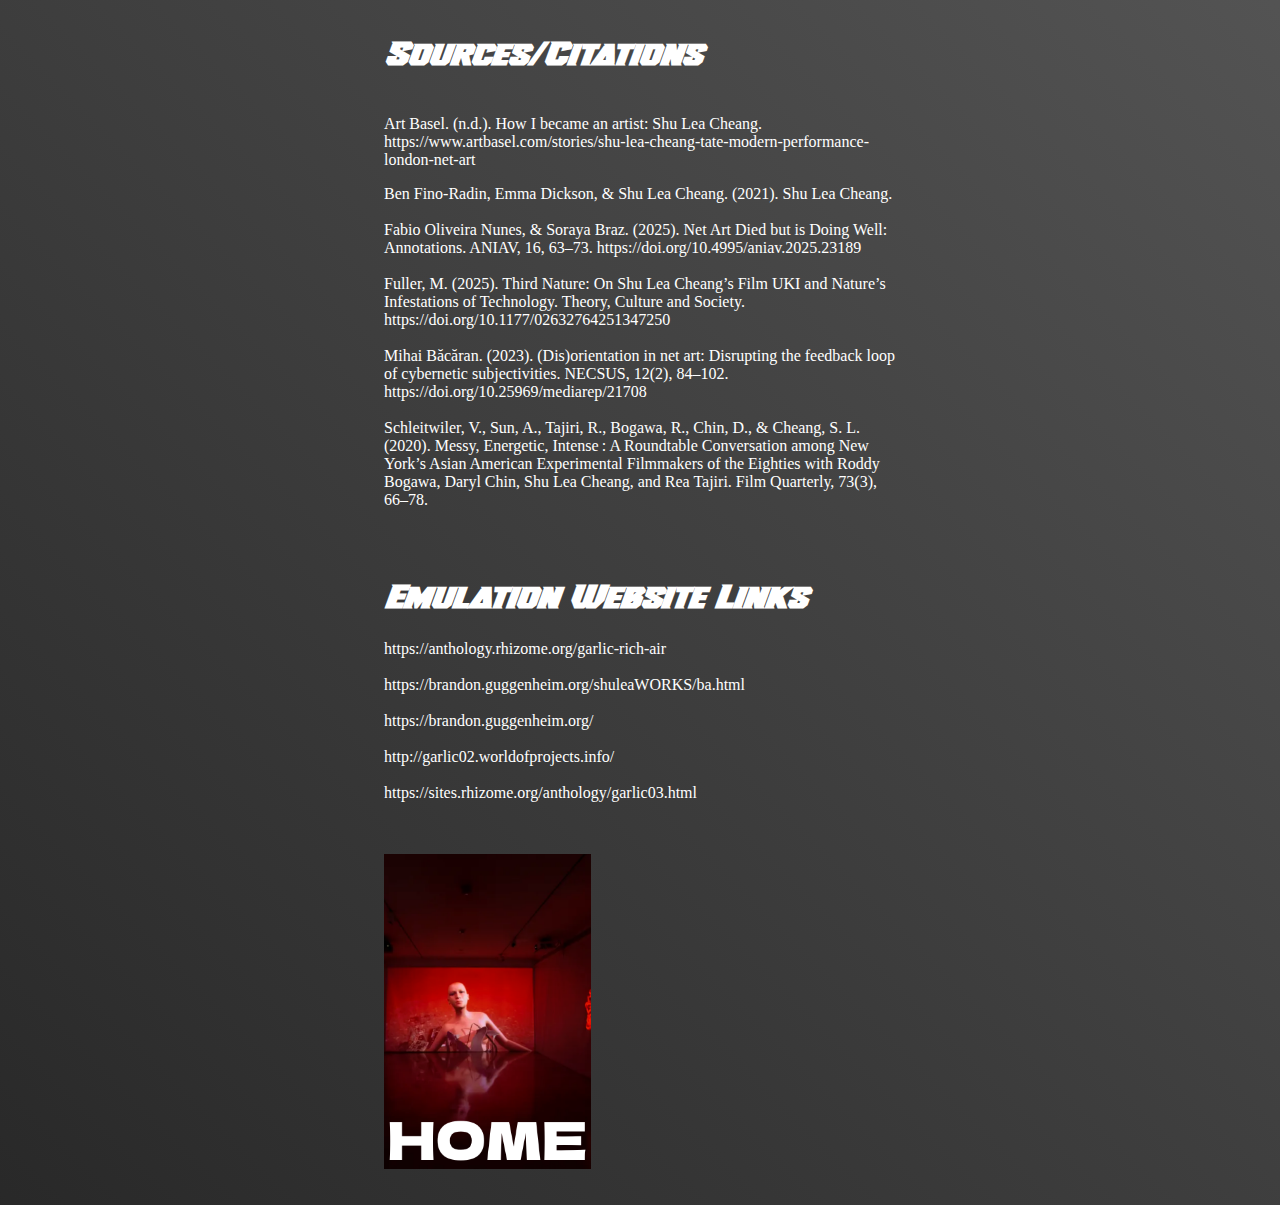
<file: sources.html>
<html lang="en">

<head>
    <meta charset="UTF-8">
    <meta name="viewport" content="width=device-width, initial-scale=1.0">
    <title>home</title>
    <link rel="stylesheet" href="styles.css">
</head>

<body>
    <style>
        body {
            background-color: black;
            

        }

        p {
            color: white;
        }

        
    </style>
    <br>
    <h1>Sources/Citations</h1>
    <br>
    Art Basel. (n.d.). How I became an artist: Shu Lea Cheang. https://www.artbasel.com/stories/shu-lea-cheang-tate-modern-performance-london-net-art 
<br>
        <p>Ben Fino-Radin, Emma Dickson, & Shu Lea Cheang. (2021). Shu Lea Cheang.
       <br> 
<br>
        Fabio Oliveira Nunes, & Soraya Braz. (2025). Net Art Died but is Doing Well: Annotations. ANIAV, 16, 63–73.
        https://doi.org/10.4995/aniav.2025.23189
        
<br><br>
        Fuller, M. (2025). Third Nature: On Shu Lea Cheang’s Film UKI and Nature’s Infestations of Technology. Theory,
        Culture and Society. https://doi.org/10.1177/02632764251347250
        
<br><br>
        Mihai Băcăran. (2023). (Dis)orientation in net art: Disrupting the feedback loop of cybernetic subjectivities.
        NECSUS, 12(2), 84–102. https://doi.org/10.25969/mediarep/21708
        <br>
<br>
        Schleitwiler, V., Sun, A., Tajiri, R., Bogawa, R., Chin, D., & Cheang, S. L. (2020). Messy, Energetic, Intense :
        A Roundtable Conversation among New York’s Asian American Experimental Filmmakers of the Eighties with Roddy
        Bogawa, Daryl Chin, Shu Lea Cheang, and Rea Tajiri. Film Quarterly, 73(3), 66–78.

    </p>
    <br>
    <br>
    <h1>Emulation Website Links</h1>
    <p>
https://anthology.rhizome.org/garlic-rich-air 
<br><br>
https://brandon.guggenheim.org/shuleaWORKS/ba.html 
<br><br>
https://brandon.guggenheim.org/
<br><br>
http://garlic02.worldofprojects.info/ 
<br><br>
https://sites.rhizome.org/anthology/garlic03.html 
<br><br>


    </p>
    <br>
    <div class="sources"><a href="index.html"><img src="images/home.png" width="207px"></a></div>
    <br>
    <br>

</body>

</html>
</file>
<file: styles.css>
body{
    background: linear-gradient(45deg, 
        #424242 0%,    
        #232323 33%,  
        #5b5b5b 66%,    
        #810202 100%    
    );
    background-size: 400% 400%;
    animation: gradientShift 8s ease-in-out infinite;
    color: white; width: 40%; margin: auto;
text-align: middle;
}

@media only screen and (max-width: 900px) {
	body { scale: 0.6; }
   
}


@media only screen and (max-width: 600px) {
	body { scale: 0.35; }
   
}


@keyframes gradientShift {
    0% {
        background-position: 0% 50%;
    }
    50% {
        background-position: 100% 50%;
    }
    100% {
        background-position: 0% 50%;
    }
}

.back{
    position: fixed;
    top: 50%;
    left: 50%;
    transform: translate(-50%, -50%);
}

.bran{
    position: absolute;
    top: 18%;
    left: 89.4%;
    transform: translate(-50%, -50%);
    z-index: 2;
}
.gar{
    position: absolute;
    top: 18%;
    left: 10.5%;
    transform: translate(-50%, -50%);
    z-index: 2;
}

.crazy{
    position: absolute;
    width: 260px;
    height: 260px;
    display: none;
    z-index: 3;
    pointer-events: none;
}


.bowl{
    position: absolute;
   top: 177px;
    left: 79.2%;
}

.l2{
    position: absolute;
    top: 177px;
    left: .2%;
}

.port{
    position: absolute;
    top: 278px;
    left: 21%;
}

.garr1{
    position: absolute;
    top: 18%;
    left: 89.4%;
    transform: translate(-50%, -50%);
    z-index: 2;
}
.garl1{
    position: absolute;
    top: 18%;
    left: 10.5%;
    transform: translate(-50%, -50%);
    z-index: 2;
}



.garr2{
    position: absolute;
   top: 177px;
    left: 79.2%;
}

.garl2{
    position: absolute;
    top: 177px;
    left: .2%;
}

.titlefont{
    position: absolute;
    top: 10px;
    left: 25%;
}


@font-face {
    font-family: "test";
    src: url(fonts/RushDriver-Italic.otf);
}
h1 { font-family: "test", Arial, sans-serif; }

.bowlr1{
    position: absolute;
    top: 18%;
    left: 89.4%;
    transform: translate(-50%, -50%);
    z-index: 2;
}
.bowll1{
    position: absolute;
    top: 17%;
    left: 10.5%;
    transform: translate(-50%, -50%);
    z-index: 2;
}



.bowlr2{
    position: absolute;
   top: 177px;
    left: 79.2%;
}

.bowll2{
    position: absolute;
    top: 177px;
    left: .2%;
}

.gargif2{
    position: absolute;
    top: 495px;
    left: .2%;
}

.topgar{
    position: fixed;
    top:0px;
    left: 100%;
}

.name{
    position: fixed;
    bottom: 3;
    right: 15;
    font-size: 15px;
}
</file>
